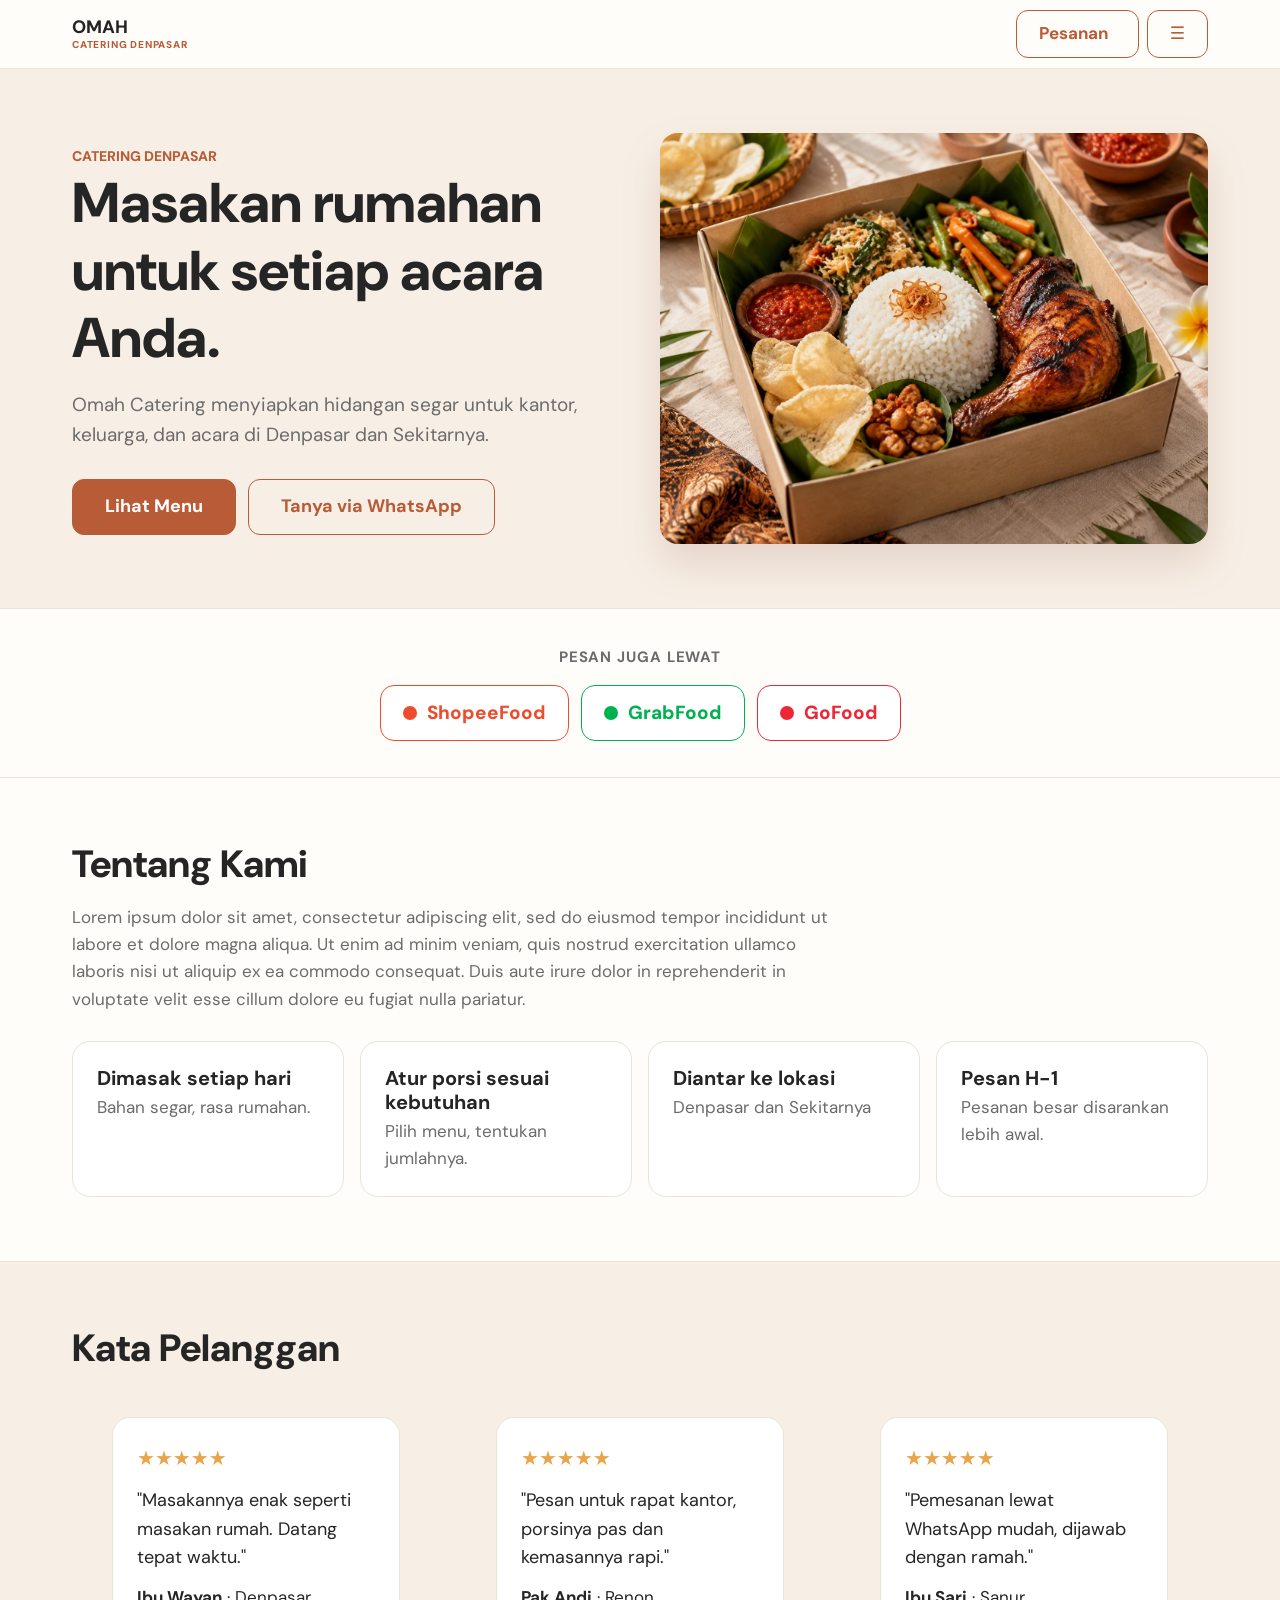
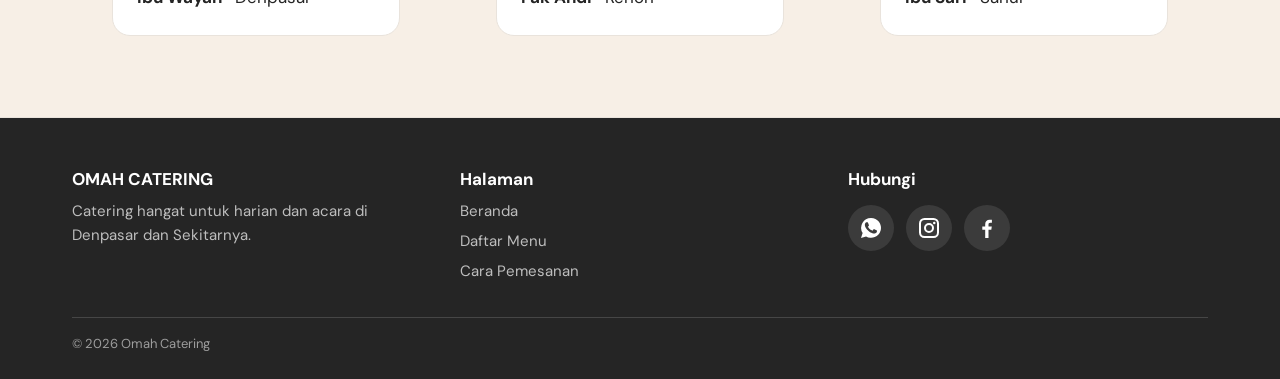
<file: index.html>
<!DOCTYPE html>
<html lang="id">
<head>
<meta charset="utf-8">
<meta name="viewport" content="width=device-width, initial-scale=1">
<title>Omah Catering Denpasar | Catering Rumahan</title>
<meta name="description" content="Catering kantor, keluarga, dan acara di Denpasar. Pesan mudah lewat WhatsApp.">
<meta property="og:title" content="Omah Catering Denpasar | Catering Rumahan">
<meta property="og:description" content="Catering kantor, keluarga, dan acara di Denpasar. Pesan mudah lewat WhatsApp.">
<meta property="og:type" content="website">
<meta name="twitter:card" content="summary_large_image">
<link rel="preconnect" href="https://fonts.googleapis.com">
<link rel="stylesheet" href="https://fonts.googleapis.com/css2?family=DM+Sans:wght@400;500;600;700;800&display=swap">
<link rel="stylesheet" href="css/style.css">
</head>
<body>
<header><div class="wrap">
  <a href="index.html" class="logo">OMAH<small>CATERING DENPASAR</small></a>
  <div class="head-right">
    <button type="button" class="btn outline cart-btn" onclick="openCart()">Pesanan <span data-count></span></button>
    <button type="button" id="menu-btn" class="btn outline" aria-label="Buka menu" aria-expanded="false" aria-controls="nav">☰</button>
  </div>
  <nav id="nav"><a href="index.html" class="active">Beranda</a><a href="menu.html">Menu</a><a href="cara-pemesanan.html">Cara Pemesanan</a></nav>
</div></header>
<main>
<section class="hero"><div class="wrap">
  <div><span class="eyebrow">Catering Denpasar</span>
  <h1>Masakan rumahan untuk setiap acara Anda.</h1>
  <p class="lead"><span data-name></span> menyiapkan hidangan segar untuk kantor, keluarga, dan acara di <span data-area></span>.</p>
  <div class="actions"><a href="menu.html" class="btn big">Lihat Menu</a><a data-wa target="_blank" rel="noopener" class="btn outline big">Tanya via WhatsApp</a></div></div>
  <img src="images/hero.jpg" alt="Hidangan Omah Catering">
</div></section>
<section class="platform-sec"><div class="wrap">
  <p class="plat-title">Pesan juga lewat</p>
  <div id="platforms" class="platforms"></div>
</div></section>
<section><div class="wrap"><h2>Tentang Kami</h2>
  <p class="about">Lorem ipsum dolor sit amet, consectetur adipiscing elit, sed do eiusmod tempor incididunt ut labore et dolore magna aliqua. Ut enim ad minim veniam, quis nostrud exercitation ullamco laboris nisi ut aliquip ex ea commodo consequat. Duis aute irure dolor in reprehenderit in voluptate velit esse cillum dolore eu fugiat nulla pariatur.</p>
  <div class="grid g4">
  <div class="card"><h3>Dimasak setiap hari</h3><p class="muted">Bahan segar, rasa rumahan.</p></div>
  <div class="card"><h3>Atur porsi sesuai kebutuhan</h3><p class="muted">Pilih menu, tentukan jumlahnya.</p></div>
  <div class="card"><h3>Diantar ke lokasi</h3><p class="muted" data-area></p></div>
  <div class="card"><h3>Pesan H-1</h3><p class="muted">Pesanan besar disarankan lebih awal.</p></div>
</div></div></section>
<section class="alt"><div class="wrap"><h2>Kata Pelanggan</h2><div id="reviews" class="grid g3"></div></div></section>
</main>
<footer><div class="wrap"><div>
  <div><strong>OMAH CATERING</strong><p>Catering hangat untuk harian dan acara di <span data-area style="display:inline"></span>.</p></div>
  <div><strong>Halaman</strong><a href="index.html">Beranda</a><a href="menu.html">Daftar Menu</a><a href="cara-pemesanan.html">Cara Pemesanan</a></div>
  <div><strong>Hubungi</strong>
    <div class="social">
      <a data-wa target="_blank" rel="noopener" aria-label="WhatsApp" title="WhatsApp"><i data-icon="whatsapp"></i></a>
      <a data-link="instagram" target="_blank" rel="noopener" aria-label="Instagram" title="Instagram"><i data-icon="instagram"></i></a>
      <a data-link="facebook" target="_blank" rel="noopener" aria-label="Facebook" title="Facebook"><i data-icon="facebook"></i></a>
    </div>
  </div>
</div><div class="copy">© 2026 Omah Catering</div></div></footer>

<dialog id="cart">
  <div class="dlg-head"><h2>Pesanan Anda</h2><button type="button" class="close" onclick="closeCart()" aria-label="Tutup">×</button></div>
  <div id="cart-empty" class="empty"><p><strong>Belum ada menu dipilih</strong></p><a href="menu.html" class="btn">Lihat Menu</a></div>
  <div id="cart-filled" hidden>
    <div id="cart-list"></div>
    <div class="sum"><span class="muted">Estimasi total</span><strong data-total></strong></div>
    <p class="info">Harga di website hanya estimasi. Harga akhir dan ongkos kirim dikonfirmasi melalui WhatsApp.</p>
    <form onsubmit="checkout(event)">
      <label><span>Nama</span><input name="name" required maxlength="80" placeholder="Nama pemesan"></label>
      <label><span>Nomor WhatsApp</span><input name="phone" type="tel" required maxlength="18" placeholder="08xxxxxxxxxx"></label>
      <label><span>Tanggal</span><input name="date" type="date" required></label>
      <label><span>Jam pengantaran</span><input name="time" type="time" required></label>
      <label class="wide"><span>Alamat</span><textarea name="address" required maxlength="300" placeholder="Alamat lengkap"></textarea></label>
      <label class="wide"><span>Catatan (opsional)</span><textarea name="note" maxlength="500"></textarea></label>
      <button class="btn wa big block wide" type="submit">Pesan via WhatsApp</button>
    </form>
  </div>
</dialog>

<div class="bar"><div><small>Estimasi</small><strong data-total>Rp 0</strong></div><button type="button" class="btn" onclick="openCart()">Pesanan <span data-count></span></button></div>
<div id="toast" role="status"></div>
<script src="js/config.js"></script>
<script src="js/app.js"></script>
</body>
</html>
</file>
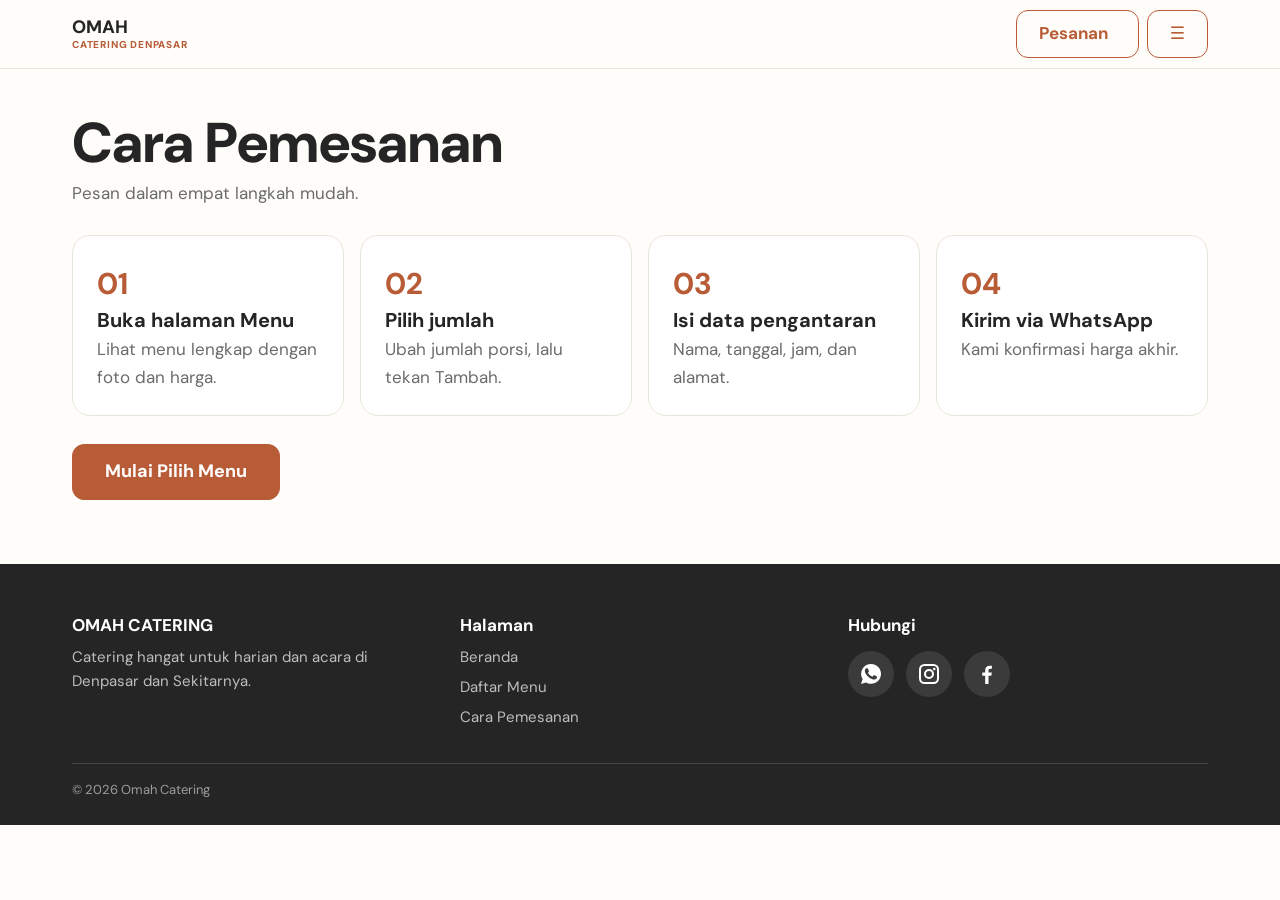
<file: cara-pemesanan.html>
<!DOCTYPE html>
<html lang="id">
<head>
<meta charset="utf-8">
<meta name="viewport" content="width=device-width, initial-scale=1">
<title>Cara Pemesanan | Omah Catering</title>
<meta name="description" content="Empat langkah mudah memesan catering di Omah Catering lewat WhatsApp.">
<meta property="og:title" content="Cara Pemesanan | Omah Catering">
<meta property="og:description" content="Empat langkah mudah memesan catering di Omah Catering lewat WhatsApp.">
<meta property="og:type" content="website">
<meta name="twitter:card" content="summary_large_image">
<link rel="preconnect" href="https://fonts.googleapis.com">
<link rel="stylesheet" href="https://fonts.googleapis.com/css2?family=DM+Sans:wght@400;500;600;700;800&display=swap">
<link rel="stylesheet" href="css/style.css">
</head>
<body>
<header><div class="wrap">
  <a href="index.html" class="logo">OMAH<small>CATERING DENPASAR</small></a>
  <div class="head-right">
    <button type="button" class="btn outline cart-btn" onclick="openCart()">Pesanan <span data-count></span></button>
    <button type="button" id="menu-btn" class="btn outline" aria-label="Buka menu" aria-expanded="false" aria-controls="nav">☰</button>
  </div>
  <nav id="nav"><a href="index.html">Beranda</a><a href="menu.html">Menu</a><a href="cara-pemesanan.html" class="active">Cara Pemesanan</a></nav>
</div></header>
<main class="wrap" style="padding-top:40px;padding-bottom:64px">
<h1>Cara Pemesanan</h1>
<p class="muted">Pesan dalam empat langkah mudah.</p>
<ol class="grid g4" style="list-style:none;padding:0">
  <li class="card step"><b>01</b><h3>Buka halaman Menu</h3><p class="muted">Lihat menu lengkap dengan foto dan harga.</p></li>
  <li class="card step"><b>02</b><h3>Pilih jumlah</h3><p class="muted">Ubah jumlah porsi, lalu tekan Tambah.</p></li>
  <li class="card step"><b>03</b><h3>Isi data pengantaran</h3><p class="muted">Nama, tanggal, jam, dan alamat.</p></li>
  <li class="card step"><b>04</b><h3>Kirim via WhatsApp</h3><p class="muted">Kami konfirmasi harga akhir.</p></li>
</ol>
<div class="actions"><a href="menu.html" class="btn big">Mulai Pilih Menu</a></div>
</main>
<footer><div class="wrap"><div>
  <div><strong>OMAH CATERING</strong><p>Catering hangat untuk harian dan acara di <span data-area style="display:inline"></span>.</p></div>
  <div><strong>Halaman</strong><a href="index.html">Beranda</a><a href="menu.html">Daftar Menu</a><a href="cara-pemesanan.html">Cara Pemesanan</a></div>
  <div><strong>Hubungi</strong>
    <div class="social">
      <a data-wa target="_blank" rel="noopener" aria-label="WhatsApp" title="WhatsApp"><i data-icon="whatsapp"></i></a>
      <a data-link="instagram" target="_blank" rel="noopener" aria-label="Instagram" title="Instagram"><i data-icon="instagram"></i></a>
      <a data-link="facebook" target="_blank" rel="noopener" aria-label="Facebook" title="Facebook"><i data-icon="facebook"></i></a>
    </div>
  </div>
</div><div class="copy">© 2026 Omah Catering</div></div></footer>

<dialog id="cart">
  <div class="dlg-head"><h2>Pesanan Anda</h2><button type="button" class="close" onclick="closeCart()" aria-label="Tutup">×</button></div>
  <div id="cart-empty" class="empty"><p><strong>Belum ada menu dipilih</strong></p><a href="menu.html" class="btn">Lihat Menu</a></div>
  <div id="cart-filled" hidden>
    <div id="cart-list"></div>
    <div class="sum"><span class="muted">Estimasi total</span><strong data-total></strong></div>
    <p class="info">Harga di website hanya estimasi. Harga akhir dan ongkos kirim dikonfirmasi melalui WhatsApp.</p>
    <form onsubmit="checkout(event)">
      <label><span>Nama</span><input name="name" required maxlength="80" placeholder="Nama pemesan"></label>
      <label><span>Nomor WhatsApp</span><input name="phone" type="tel" required maxlength="18" placeholder="08xxxxxxxxxx"></label>
      <label><span>Tanggal</span><input name="date" type="date" required></label>
      <label><span>Jam pengantaran</span><input name="time" type="time" required></label>
      <label class="wide"><span>Alamat</span><textarea name="address" required maxlength="300" placeholder="Alamat lengkap"></textarea></label>
      <label class="wide"><span>Catatan (opsional)</span><textarea name="note" maxlength="500"></textarea></label>
      <button class="btn wa big block wide" type="submit">Pesan via WhatsApp</button>
    </form>
  </div>
</dialog>

<div class="bar"><div><small>Estimasi</small><strong data-total>Rp 0</strong></div><button type="button" class="btn" onclick="openCart()">Pesanan <span data-count></span></button></div>
<div id="toast" role="status"></div>
<script src="js/config.js"></script>
<script src="js/app.js"></script>
</body>
</html>
</file>
<file: css/style.css>
/* Warna utama — ubah di sini untuk mengganti warna brand */
:root {
  --primary: #b85c38; --primary-dark: #7f3824; --accent: #e8a54b;
  --bg: #fffdf9; --soft: #f7efe6; --text: #252525; --muted: #6b6b6b;
  --card: #fff; --border: #e9e3dc; --wa: #25d366;
}
* { box-sizing: border-box; }
body { margin: 0; font-family: "DM Sans", system-ui, sans-serif; font-size: 17px; line-height: 1.6; color: var(--text); background: var(--bg); padding-bottom: 76px; }
@media (min-width: 768px) { body { padding-bottom: 0; } }
img { max-width: 100%; display: block; }
a { color: inherit; }
h1, h2, h3 { line-height: 1.2; margin: 0; }
h1 { font-size: clamp(34px, 6vw, 56px); font-weight: 800; }
h2 { font-size: clamp(28px, 4vw, 38px); font-weight: 800; }
h3 { font-size: 20px; }
.wrap { max-width: 1200px; margin: 0 auto; padding: 0 16px; }
@media (min-width: 768px) { .wrap { padding: 0 32px; } }
.muted { color: var(--muted); margin: 4px 0 0; }
.small { font-size: 13px; }
.note { font-size: 13px; color: var(--muted); }
section { padding: 64px 0; }
.alt { background: var(--soft); border-block: 1px solid var(--border); }

header { position: sticky; top: 0; z-index: 40; background: rgba(255,253,249,.96); backdrop-filter: blur(8px); border-bottom: 1px solid var(--border); }
header .wrap { height: 68px; display: flex; align-items: center; justify-content: space-between; gap: 12px; }
.logo { text-decoration: none; font-weight: 800; font-size: 18px; line-height: 1; }
.logo small { display: block; color: var(--primary); font-size: 10px; letter-spacing: .08em; margin-top: 4px; }
.head-right { display: flex; gap: 8px; align-items: center; }
header .wrap { position: relative; }
nav { display: none; position: absolute; top: 68px; right: 16px; width: min(260px, calc(100vw - 32px)); flex-direction: column; background: #fff; border: 1px solid var(--border); border-radius: 14px; box-shadow: 0 16px 32px rgba(0,0,0,.12); padding: 6px; }
@media (min-width: 768px) { nav { right: 32px; } }
nav.open { display: flex; }
nav a { text-decoration: none; font-weight: 600; color: var(--text); padding: 12px 14px; border-radius: 10px; }
nav a.active, nav a:hover { color: var(--primary); background: var(--soft); }
@media (max-width: 767px) { .head-right .cart-btn { display: none; } }

.btn { display: inline-flex; align-items: center; justify-content: center; gap: 8px; min-height: 48px; padding: 0 22px; border-radius: 12px; border: 1px solid var(--primary); background: var(--primary); color: #fff; font: inherit; font-weight: 700; text-decoration: none; cursor: pointer; transition: transform .15s, background .15s; }
.btn:hover { background: var(--primary-dark); }
.btn:active { transform: scale(.97); }
.btn.outline { background: transparent; color: var(--primary); }
.btn.outline:hover { background: var(--soft); }
.btn.wa { background: var(--wa); border-color: var(--wa); color: #fff; }
.btn.big { min-height: 56px; padding: 0 32px; font-size: 18px; }
.btn.block { width: 100%; }
.link { background: none; border: 0; color: var(--muted); text-decoration: underline; cursor: pointer; font: inherit; font-size: 14px; }

.hero { background: var(--soft); border-bottom: 1px solid var(--border); }
.hero .wrap { display: grid; gap: 40px; align-items: center; }
@media (min-width: 1024px) { .hero .wrap { grid-template-columns: 1fr 1fr; } }
.eyebrow { color: var(--primary); font-weight: 800; text-transform: uppercase; font-size: 14px; }
.hero p.lead { font-size: 19px; color: var(--muted); max-width: 520px; }
.actions { display: flex; flex-wrap: wrap; gap: 12px; margin-top: 28px; }
.hero img { width: 100%; aspect-ratio: 4/3; object-fit: cover; border-radius: 18px; box-shadow: 0 20px 40px rgba(127,56,36,.15); }

.grid { display: grid; gap: 16px; margin-top: 28px; }
@media (min-width: 640px) { .g2, .g3, .g4 { grid-template-columns: repeat(2, 1fr); } }
@media (min-width: 1024px) { .g4 { grid-template-columns: repeat(4, 1fr); } .g3 { grid-template-columns: repeat(3, 1fr); } }
.card { background: var(--card); border: 1px solid var(--border); border-radius: 18px; padding: 24px; }
.step b { font-size: 30px; color: var(--primary); }
.price-box .row { display: flex; justify-content: space-between; gap: 12px; padding: 14px 0; border-bottom: 1px solid var(--border); font-size: 18px; }
.price-box .row:last-of-type { border: 0; }
.split { display: grid; gap: 32px; align-items: center; }
@media (min-width: 1024px) { .split { grid-template-columns: 1fr 1fr; } }
.stars { color: var(--accent); font-size: 20px; }
.review blockquote { margin: 12px 0; font-size: 18px; }

/* Beranda */
.platform-sec { padding: 36px 0; border-bottom: 1px solid var(--border); }
.plat-title { text-align: center; font-weight: 700; color: var(--muted); margin: 0 0 16px; font-size: 15px; text-transform: uppercase; letter-spacing: .06em; }
.platforms { display: flex; flex-wrap: wrap; gap: 12px; justify-content: center; }
.plat { display: inline-flex; align-items: center; gap: 10px; padding: 12px 22px; border: 1.5px solid var(--c); border-radius: 14px; font-weight: 800; font-size: 19px; color: var(--c); text-decoration: none; background: #fff; transition: transform .15s, box-shadow .15s; }
a.plat:hover { transform: translateY(-2px); box-shadow: 0 8px 18px rgba(0,0,0,.1); }
.plat .dot { width: 14px; height: 14px; border-radius: 50%; }
.about { max-width: 760px; color: var(--muted); margin: 16px 0 0; }

/* Menu */
.filters { position: sticky; top: 68px; z-index: 30; background: var(--bg); display: flex; gap: 8px; overflow-x: auto; padding: 12px 0; margin-top: 20px; }
.chip { flex: none; min-height: 44px; padding: 0 20px; border-radius: 12px; border: 1px solid var(--border); background: #fff; font: inherit; font-weight: 600; cursor: pointer; }
.chip.on { background: var(--primary); color: #fff; border-color: var(--primary); }
.pkg { padding: 0; overflow: hidden; display: flex; flex-direction: column; }
.pkg img { aspect-ratio: 4/3; object-fit: cover; width: 100%; }
.pkg .body { padding: 20px; display: flex; flex-direction: column; flex: 1; }
.pkg ul { padding-left: 20px; margin: 10px 0; flex: 1; }
.price { color: var(--primary); font-weight: 800; font-size: 19px; margin: 4px 0 0; }
.price small { color: var(--muted); font-weight: 500; font-size: 14px; }
.item { padding: 0; overflow: hidden; display: flex; flex-direction: column; }
.item img { aspect-ratio: 4/3; object-fit: cover; width: 100%; background: var(--soft); }
.item .body { padding: 18px 20px 20px; display: flex; flex-direction: column; flex: 1; }
.item .body .muted { flex: 1; font-size: 15px; }
.item .top { display: flex; justify-content: space-between; align-items: baseline; gap: 12px; margin-top: 6px; }
.tag { align-self: flex-start; font-size: 12px; font-weight: 700; color: var(--primary); background: var(--soft); padding: 2px 10px; border-radius: 99px; }
.menu-grid { margin-top: 12px; }
.add { display: flex; gap: 10px; margin-top: 16px; flex-wrap: nowrap; }
.add .btn { flex: 1; }
.qty { display: inline-flex; align-items: center; border: 1px solid var(--border); border-radius: 12px; }
.qty button { width: 44px; height: 44px; border: 0; background: none; font-size: 22px; cursor: pointer; color: var(--primary); }
.qty button:disabled { color: #ccc; cursor: default; }
.qty input { width: 64px; min-height: 44px; padding: 0; border: 0; border-inline: 1px solid var(--border); border-radius: 0; text-align: center; font-weight: 700; font-size: 17px; -moz-appearance: textfield; }
.qty input::-webkit-outer-spin-button, .qty input::-webkit-inner-spin-button { -webkit-appearance: none; margin: 0; }

/* Keranjang */
dialog { width: min(640px, 94vw); max-height: 92vh; border: 0; border-radius: 18px; padding: 24px; }
dialog::backdrop { background: rgba(0,0,0,.45); }
.dlg-head { display: flex; justify-content: space-between; align-items: center; }
.close { font-size: 28px; background: none; border: 0; cursor: pointer; width: 44px; height: 44px; }
.cart-row { display: flex; justify-content: space-between; gap: 12px; padding: 14px 0; border-bottom: 1px solid var(--border); }
.cart-row img { width: 64px; height: 64px; object-fit: cover; border-radius: 10px; flex: none; }
.cart-row .grow { flex: 1; min-width: 0; }
.cart-row small { display: block; color: var(--muted); }
.cart-row .qty { margin-top: 8px; }
.cart-row .right { text-align: right; display: flex; flex-direction: column; align-items: flex-end; gap: 6px; }
.sum { display: flex; justify-content: space-between; align-items: end; padding: 16px 0; }
.sum strong { font-size: 26px; color: var(--primary); }
.info { background: var(--soft); border-radius: 10px; padding: 12px; font-size: 13px; color: var(--muted); }
form { display: grid; gap: 14px; margin-top: 16px; }
@media (min-width: 640px) { form { grid-template-columns: 1fr 1fr; } form .wide { grid-column: 1 / -1; } }
label span { display: block; font-weight: 700; font-size: 15px; margin-bottom: 6px; }
input, textarea { width: 100%; min-height: 48px; padding: 10px 12px; border: 1px solid var(--border); border-radius: 10px; font: inherit; }
.empty { text-align: center; padding: 40px 0; }

.bar { position: fixed; left: 0; right: 0; bottom: 0; z-index: 40; background: #fff; border-top: 1px solid var(--border); padding: 10px 16px; display: flex; justify-content: space-between; align-items: center; gap: 12px; }
.bar small { display: block; font-size: 11px; color: var(--muted); font-weight: 700; text-transform: uppercase; }
.bar strong { color: var(--primary); font-size: 19px; }
@media (min-width: 768px) { .bar { display: none; } }

footer { background: var(--text); color: #fff; padding: 48px 0 24px; }
footer .wrap > div { display: grid; gap: 28px; }
@media (min-width: 768px) { footer .wrap > div { grid-template-columns: repeat(3, 1fr); } }
footer p, footer a, footer span { color: rgba(255,255,255,.7); font-size: 15px; text-decoration: none; display: block; margin: 6px 0; }
.social { display: flex; gap: 12px; margin-top: 12px; }
footer .social a { display: inline-flex; width: 46px; height: 46px; margin: 0; align-items: center; justify-content: center; border-radius: 50%; background: rgba(255,255,255,.1); color: #fff; transition: background .15s, transform .15s; }
footer .social a[hidden] { display: none; }
footer .social a:hover { transform: translateY(-2px); background: var(--primary); }
.social i { display: block; width: 24px; height: 24px; }
.social svg { width: 24px; height: 24px; display: block; }
footer .copy { border-top: 1px solid rgba(255,255,255,.15); margin-top: 28px; padding-top: 16px; font-size: 13px; color: rgba(255,255,255,.55); }

#toast { position: fixed; top: 84px; left: 50%; transform: translate(-50%, -20px); opacity: 0; background: var(--text); color: #fff; padding: 12px 20px; border-radius: 12px; transition: .2s; z-index: 60; pointer-events: none; }
#toast.show { opacity: 1; transform: translate(-50%, 0); }
</file>
